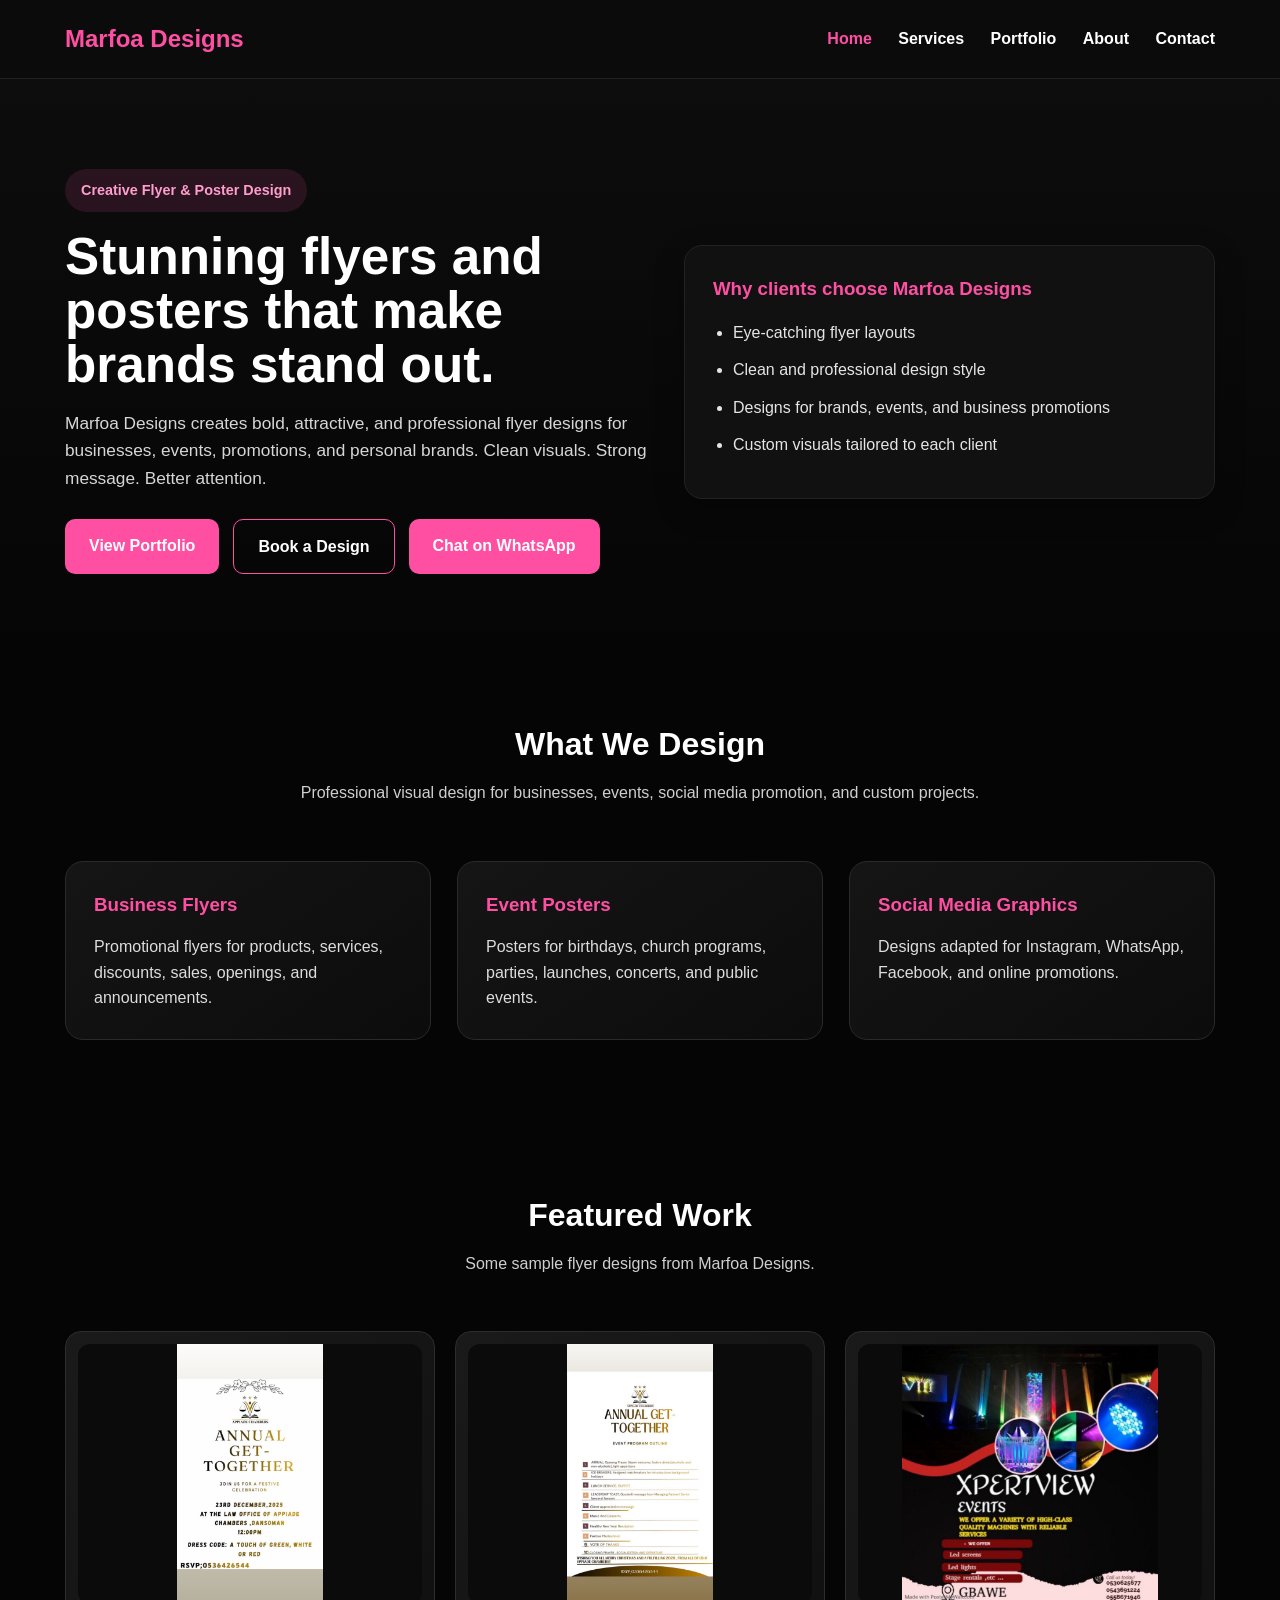
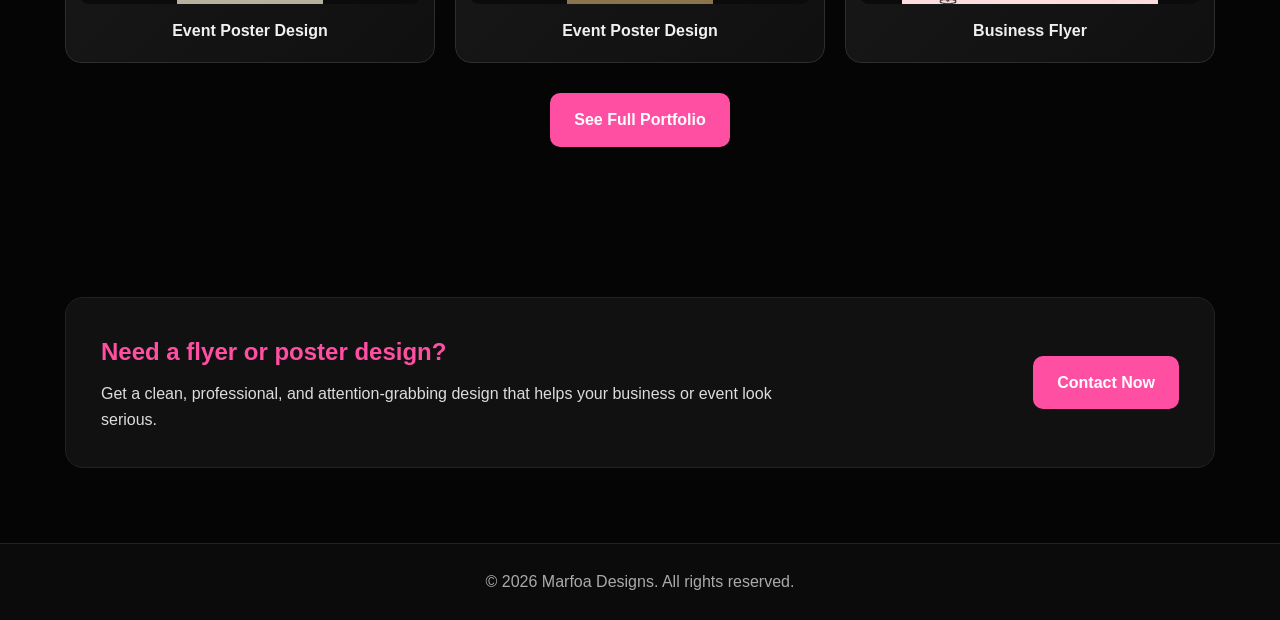
<file: index.html>
<!DOCTYPE html>
<html lang="en">
<head>
  <meta charset="UTF-8">
  <meta name="viewport" content="width=device-width, initial-scale=1.0">
  <title>Marfoa Designs | Home</title>
  <link rel="stylesheet" href="style.css">
</head>
<body>

<header>
  <nav class="container nav">
    <div class="logo">Marfoa Designs</div>
    <div class="nav-links">
      <a class="active" href="index.html">Home</a>
      <a href="services.html">Services</a>
      <a href="portfolio.html">Portfolio</a>
      <a href="about.html">About</a>
      <a href="contact.html">Contact</a>
    </div>
  </nav>
</header>

<section class="hero">
  <div class="container hero-grid">
    <div class="hero-text">
      <span class="tag">Creative Flyer & Poster Design</span>
      <h1>Stunning flyers and posters that make brands stand out.</h1>
      <p>
        Marfoa Designs creates bold, attractive, and professional flyer designs for
        businesses, events, promotions, and personal brands. Clean visuals. Strong
        message. Better attention.
      </p>

      <div class="hero-buttons">
        <a href="portfolio.html" class="btn btn-primary">View Portfolio</a>
        <a href="contact.html" class="btn btn-secondary">Book a Design</a>
        <a href="https://wa.me/233266204330" class="btn btn-primary" target="_blank">Chat on WhatsApp</a>
      </div>
    </div>

    <div class="hero-card">
      <h3>Why clients choose Marfoa Designs</h3>
      <ul>
        <li>Eye-catching flyer layouts</li>
        <li>Clean and professional design style</li>
        <li>Designs for brands, events, and business promotions</li>
        <li>Custom visuals tailored to each client</li>
      </ul>
    </div>
  </div>
</section>

<section class="section">
  <div class="container">
    <div class="section-title">
      <h2>What We Design</h2>
      <p>Professional visual design for businesses, events, social media promotion, and custom projects.</p>
    </div>

    <div class="card-grid">
      <div class="card">
        <h3>Business Flyers</h3>
        <p>Promotional flyers for products, services, discounts, sales, openings, and announcements.</p>
      </div>
      <div class="card">
        <h3>Event Posters</h3>
        <p>Posters for birthdays, church programs, parties, launches, concerts, and public events.</p>
      </div>
      <div class="card">
        <h3>Social Media Graphics</h3>
        <p>Designs adapted for Instagram, WhatsApp, Facebook, and online promotions.</p>
      </div>
    </div>
  </div>
</section>

<section class="section">
  <div class="container">
    <div class="section-title">
      <h2>Featured Work</h2>
      <p>Some sample flyer designs from Marfoa Designs.</p>
    </div>

    <div class="preview-grid">
      <div class="preview-box">
        <img src="flyer1.jpeg" alt="Flyer sample 1">
        <p>Event Poster Design</p>
      </div>
      <div class="preview-box">
        <img src="flyer2.jpeg" alt="Flyer sample 2">
        <p>Event Poster Design</p>
      </div>
      <div class="preview-box">
        <img src="flyer3.jpeg" alt="Flyer sample 3">
        <p>Business Flyer</p>
      </div>
    </div>

    <div class="center">
      <a href="portfolio.html" class="btn btn-primary">See Full Portfolio</a>
    </div>
  </div>
</section>

<section class="section">
  <div class="container">
    <div class="cta-box">
      <div>
        <h2>Need a flyer or poster design?</h2>
        <p>
          Get a clean, professional, and attention-grabbing design that helps your
          business or event look serious.
        </p>
      </div>
      <a href="contact.html" class="btn btn-primary">Contact Now</a>
    </div>
  </div>
</section>

<footer>
  <div class="container">
    <p>© 2026 Marfoa Designs. All rights reserved.</p>
  </div>
</footer>

</body>
</html>
</file>
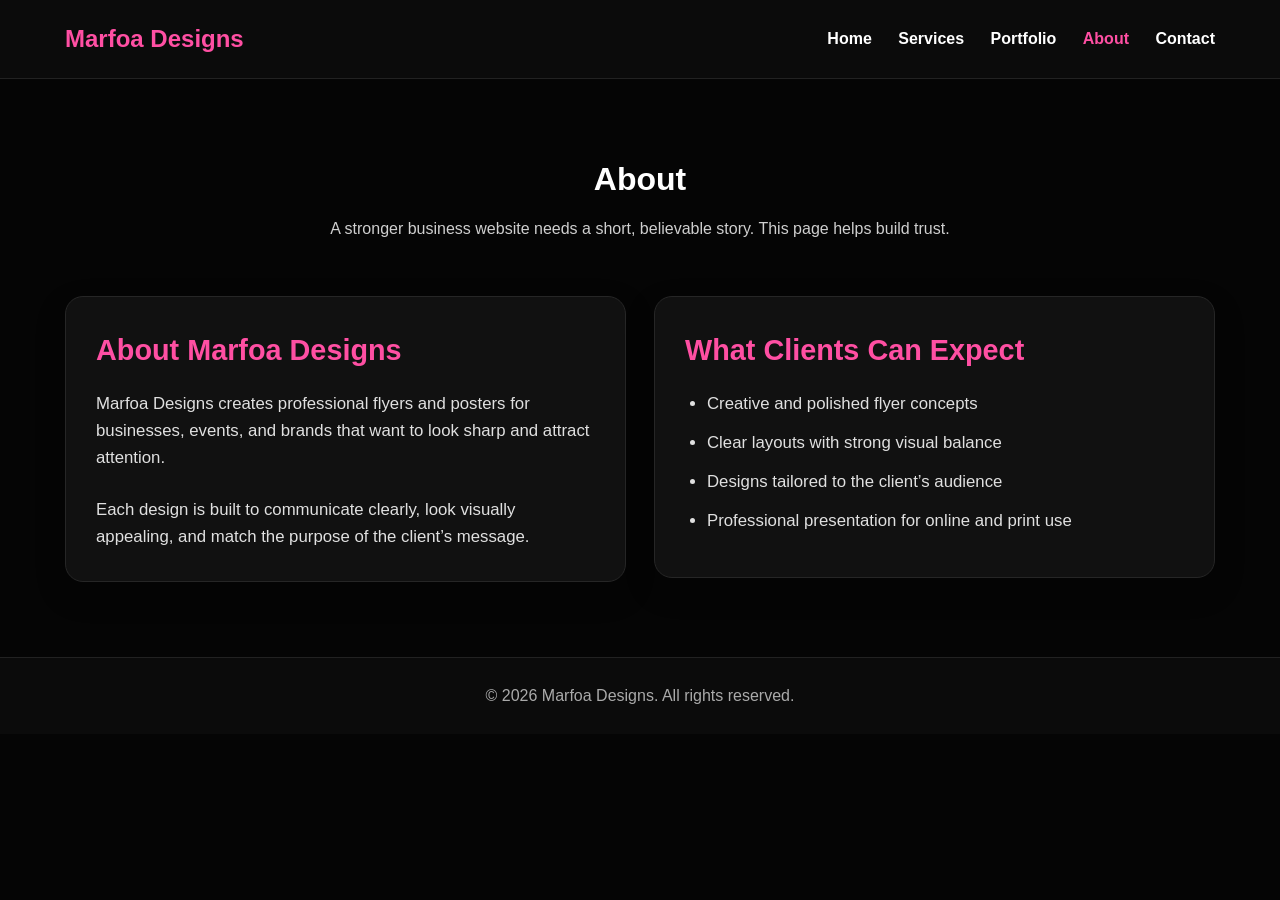
<file: about.html>
<!DOCTYPE html>
<html lang="en">
<head>
  <meta charset="UTF-8">
  <meta name="viewport" content="width=device-width, initial-scale=1.0">
  <title>Marfoa Designs | About</title>
  <link rel="stylesheet" href="style.css">
</head>
<body>

<header>
  <nav class="container nav">
    <div class="logo">Marfoa Designs</div>
    <div class="nav-links">
      <a href="index.html">Home</a>
      <a href="services.html">Services</a>
      <a href="portfolio.html">Portfolio</a>
      <a class="active" href="about.html">About</a>
      <a href="contact.html">Contact</a>
    </div>
  </nav>
</header>

<section class="section">
  <div class="container">
    <div class="section-title">
      <h1>About</h1>
      <p>A stronger business website needs a short, believable story. This page helps build trust.</p>
    </div>

    <div class="about-grid">
      <div class="about-card">
        <h3>About Marfoa Designs</h3>
        <p>
          Marfoa Designs creates professional flyers and posters for businesses,
          events, and brands that want to look sharp and attract attention.
        </p>
        <br>
        <p>
          Each design is built to communicate clearly, look visually appealing,
          and match the purpose of the client’s message.
        </p>
      </div>

      <div class="about-card">
        <h3>What Clients Can Expect</h3>
        <ul>
          <li>Creative and polished flyer concepts</li>
          <li>Clear layouts with strong visual balance</li>
          <li>Designs tailored to the client’s audience</li>
          <li>Professional presentation for online and print use</li>
        </ul>
      </div>
    </div>
  </div>
</section>

<footer>
  <div class="container">
    <p>© 2026 Marfoa Designs. All rights reserved.</p>
  </div>
</footer>

</body>
</html>
</file>
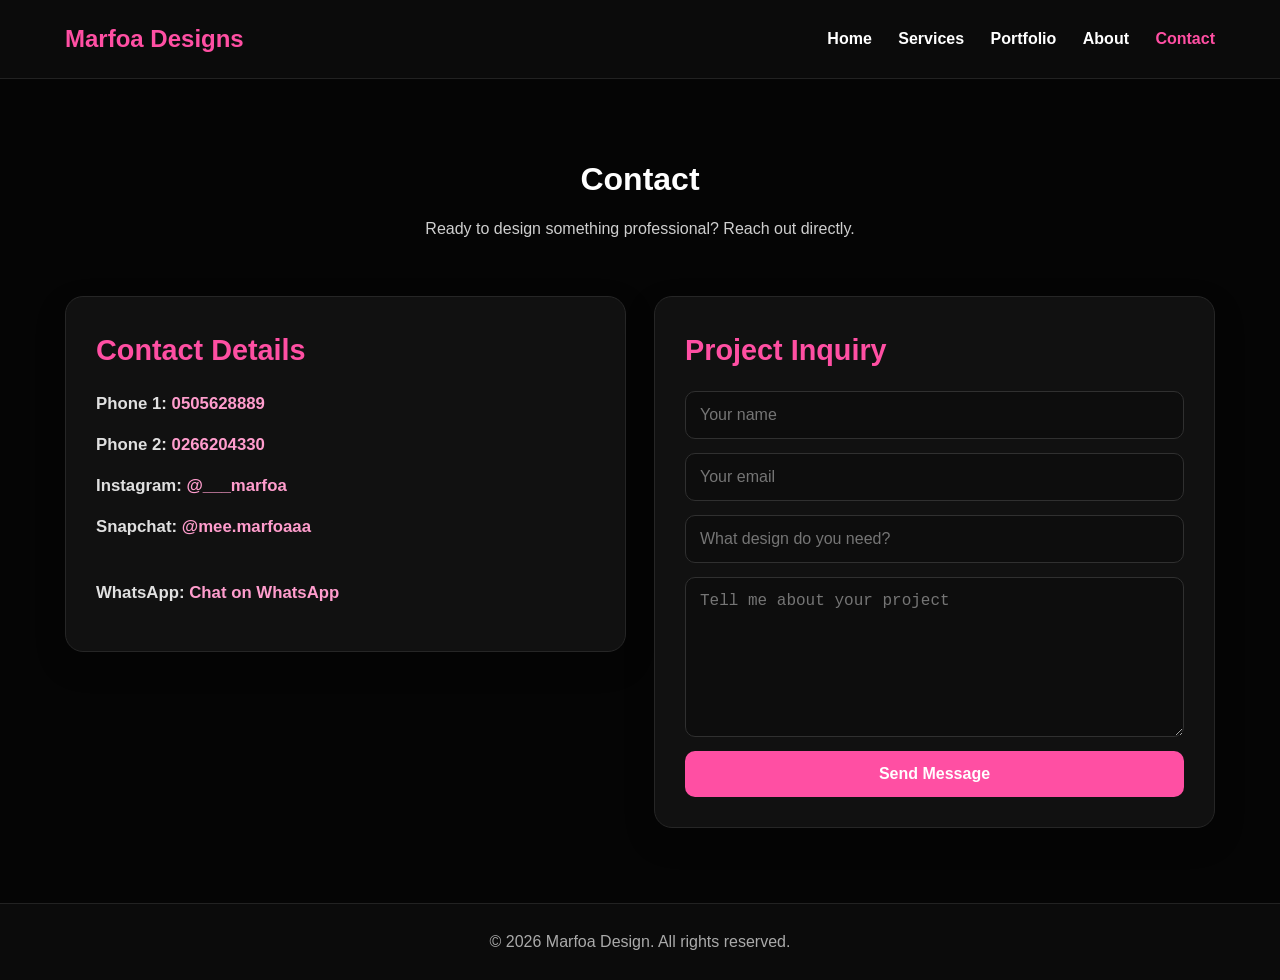
<file: contact.html>
<!DOCTYPE html>
<html lang="en">
<head>
  <meta charset="UTF-8">
  <meta name="viewport" content="width=device-width, initial-scale=1.0">
  <title>Marfoa Designs | Contact</title>
  <link rel="stylesheet" href="style.css">
</head>
<body>

<header>
  <nav class="container nav">
    <div class="logo">Marfoa Designs</div>
    <div class="nav-links">
      <a href="index.html">Home</a>
      <a href="services.html">Services</a>
      <a href="portfolio.html">Portfolio</a>
      <a href="about.html">About</a>
      <a class="active" href="contact.html">Contact</a>
    </div>
  </nav>
</header>

<section class="section">
  <div class="container">
    <div class="section-title">
      <h1>Contact</h1>
      <p>Ready to design something professional? Reach out directly.</p>
    </div>

    <div class="contact-grid">
      <div class="contact-card">
        <h3>Contact Details</h3>

        <p>
          <strong>Phone 1:</strong>
          <a class="highlight" href="tel:+233505628889">0505628889</a>
        </p>

        <p>
          <strong>Phone 2:</strong>
          <a class="highlight" href="tel:+233266204330">0266204330</a>
        </p>

        <p>
          <strong>Instagram:</strong>
          <a class="highlight" href="https://www.instagram.com/___marfoa/" target="_blank">@___marfoa</a>
        </p>

        <p>
          <strong>Snapchat:</strong>
          <a class="highlight" href="snapchat://add/mee.marfoaaa">@mee.marfoaaa</a>
        </p>

       
        <br>

        <p>
          <strong>WhatsApp:</strong>
          <a class="highlight" href="https://wa.me/233266204330" target="_blank">Chat on WhatsApp</a>
        </p>
      </div>

      <div class="contact-card">
        <h3>Project Inquiry</h3>

        <form action="https://formspree.io/f/xzdkazao" method="POST">
          <input type="text" name="name" placeholder="Your name" required>
          <input type="email" name="email" placeholder="Your email" required>
          <input type="text" name="service" placeholder="What design do you need?" required>
          <textarea name="message" placeholder="Tell me about your project" required></textarea>
          <button class="btn btn-primary" type="submit">Send Message</button>
        </form>

      
      </div>
    </div>
  </div>
</section>

<footer>
  <div class="container">
    <p>© 2026 Marfoa Design. All rights reserved.</p>
  </div>
</footer>

</body>
</html>
</file>
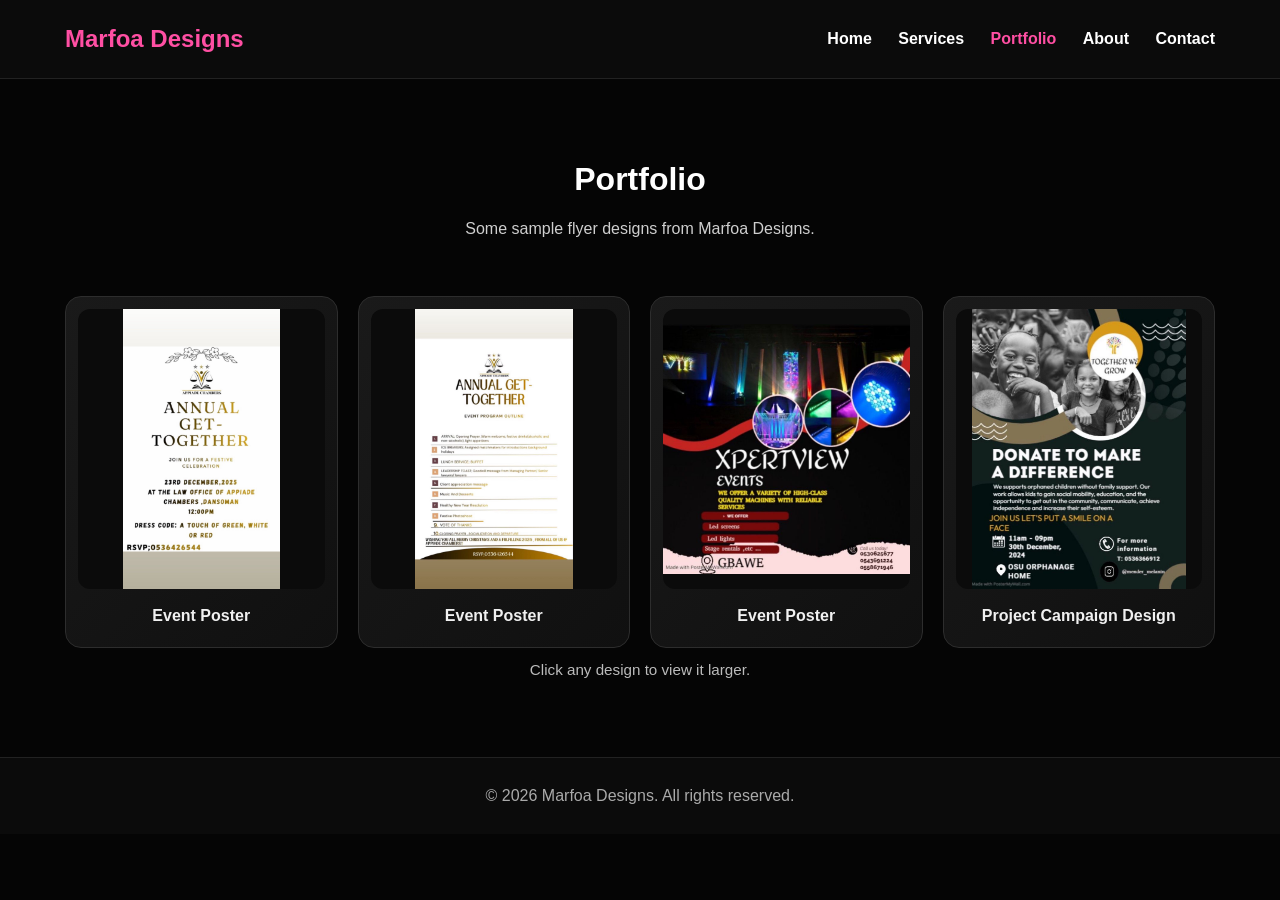
<file: portfolio.html>
<!DOCTYPE html>
<html lang="en">
<head>
  <meta charset="UTF-8">
  <meta name="viewport" content="width=device-width, initial-scale=1.0">
  <title>Marfoa Designs | Portfolio</title>
  <link rel="stylesheet" href="style.css">
</head>
<body>

<header>
  <nav class="container nav">
    <div class="logo">Marfoa Designs</div>
    <div class="nav-links">
      <a href="index.html">Home</a>
      <a href="services.html">Services</a>
      <a class="active" href="portfolio.html">Portfolio</a>
      <a href="about.html">About</a>
      <a href="contact.html">Contact</a>
    </div>
  </nav>
</header>

<section class="section">
  <div class="container">
    <div class="section-title">
      <h1>Portfolio</h1>
      <p>Some sample flyer designs from Marfoa Designs.</p>
    </div>

    <div class="portfolio-grid">
      <div class="portfolio-item">
        <img src="flyer1.jpeg" alt="Flyer design 1" onclick="openLightbox('flyer1.jpeg')">
        <p>Event Poster</p>
      </div>

      <div class="portfolio-item">
        <img src="flyer2.jpeg" alt="Flyer design 2" onclick="openLightbox('flyer2.jpeg')">
        <p>Event Poster</p>
      </div>

      <div class="portfolio-item">
        <img src="flyer3.jpeg" alt="Flyer design 3" onclick="openLightbox('flyer3.jpeg')">
        <p>Event Poster</p>
      </div>

      <div class="portfolio-item">
        <img src="flyer4.jpeg" alt="Flyer design 4" onclick="openLightbox('flyer4.jpeg')">
        <p>Project Campaign Design</p>
      </div>
    </div>

    <p class="small-note center">
      Click any design to view it larger.
    </p>
  </div>
</section>

<div id="lightbox" class="lightbox" onclick="closeLightbox()">
  <span class="lightbox-close">&times;</span>
  <img class="lightbox-content" id="lightbox-img" alt="Expanded portfolio image">
</div>

<footer>
  <div class="container">
    <p>© 2026 Marfoa Designs. All rights reserved.</p>
  </div>
</footer>

<script>
  function openLightbox(imageSrc) {
    document.getElementById("lightbox").style.display = "flex";
    document.getElementById("lightbox-img").src = imageSrc;
  }

  function closeLightbox() {
    document.getElementById("lightbox").style.display = "none";
  }
</script>

</body>
</html>
</file>
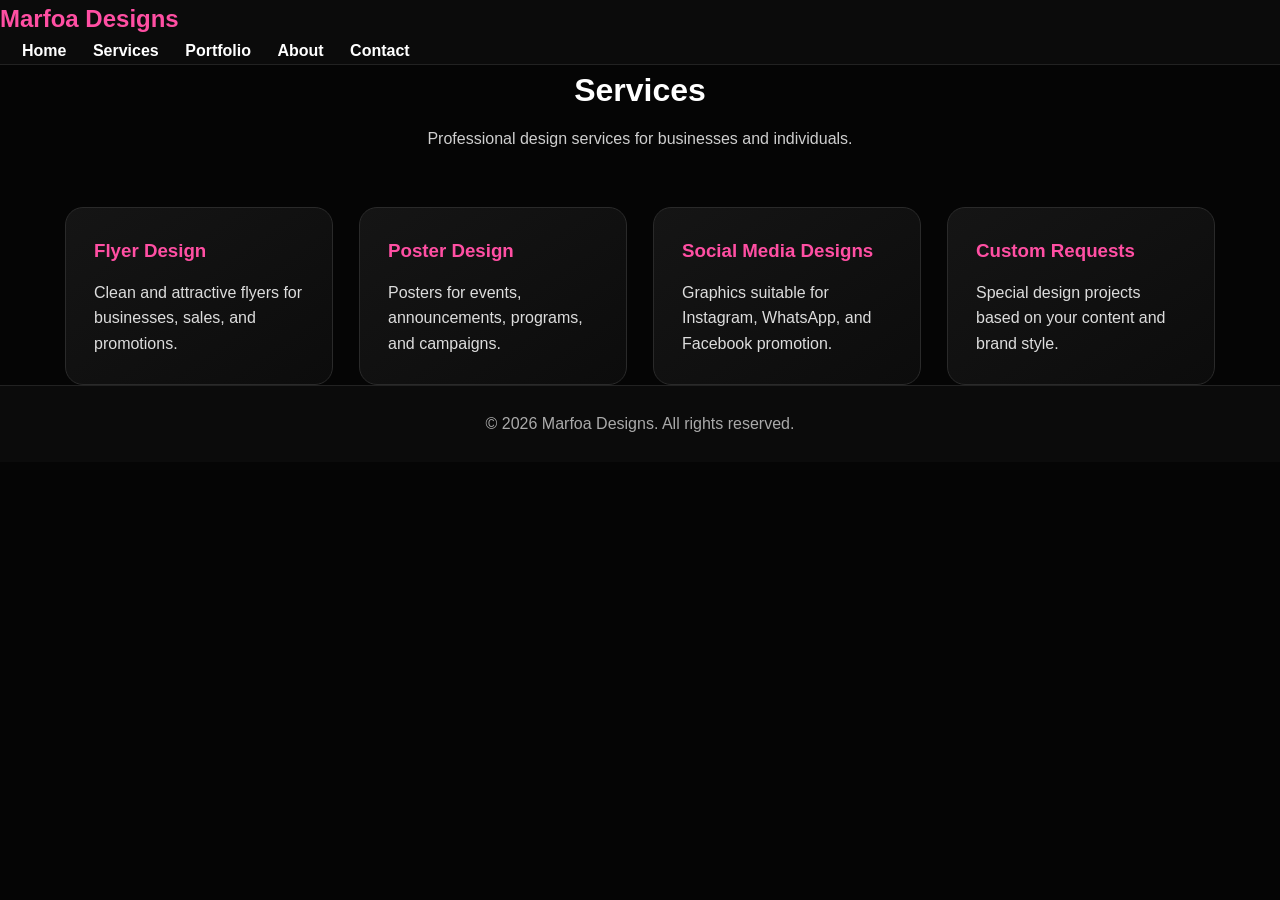
<file: services.html>
<!DOCTYPE html>
<html lang="en">
<head>
  <meta charset="UTF-8">
  <meta name="viewport" content="width=device-width, initial-scale=1.0">
  <title>Marfoa Designs | Services</title>
  <link rel="stylesheet" href="style.css">
</head>
<body>

<header>
  <nav>
    <div class="logo">Marfoa Designs</div>
    <div class="nav-links">
      <a href="index.html">Home</a>
      <a href="services.html">Services</a>
      <a href="portfolio.html">Portfolio</a>
      <a href="about.html">About</a>
      <a href="contact.html">Contact</a>
    </div>
  </nav>
</header>

<section class="container">
  <div class="section-title">
    <h1>Services</h1>
    <p>Professional design services for businesses and individuals.</p>
  </div>

  <div class="card-grid">
    <div class="card">
      <h3>Flyer Design</h3>
      <p>Clean and attractive flyers for businesses, sales, and promotions.</p>
    </div>
    <div class="card">
      <h3>Poster Design</h3>
      <p>Posters for events, announcements, programs, and campaigns.</p>
    </div>
    <div class="card">
      <h3>Social Media Designs</h3>
      <p>Graphics suitable for Instagram, WhatsApp, and Facebook promotion.</p>
    </div>
    <div class="card">
      <h3>Custom Requests</h3>
      <p>Special design projects based on your content and brand style.</p>
    </div>
  </div>
</section>

<footer>
  <p>© 2026 Marfoa Designs. All rights reserved.</p>
</footer>

</body>
</html>
</file>
<file: style.css>
* {
  margin: 0;
  padding: 0;
  box-sizing: border-box;
}

:root {
  --bg: #050505;
  --bg-soft: #0b0b0b;
  --card-bg-1: #151515;
  --card-bg-2: #0c0c0c;
  --border: #262626;
  --border-soft: #2d2d2d;
  --text: #ffffff;
  --muted: #d6d6d6;
  --muted-2: #bbbbbb;
  --pink: #ff4fa3;
  --pink-dark: #e63d91;
  --pink-soft: #ff9dcd;
}

body {
  font-family: Arial, sans-serif;
  background: var(--bg);
  color: var(--text);
  line-height: 1.6;
}

a {
  text-decoration: none;
  color: inherit;
}

img {
  display: block;
  max-width: 100%;
}

.container {
  width: 90%;
  max-width: 1150px;
  margin: auto;
}

/* HEADER */
header {
  background: var(--bg-soft);
  border-bottom: 1px solid #222;
  position: sticky;
  top: 0;
  z-index: 100;
}

.nav {
  display: flex;
  justify-content: space-between;
  align-items: center;
  padding: 20px 0;
}

.logo {
  font-size: 1.5rem;
  font-weight: 700;
  color: var(--pink);
}

.nav-links a {
  color: #fff;
  margin-left: 22px;
  font-weight: 600;
  transition: color 0.3s ease;
}

.nav-links a:hover,
.nav-links a.active {
  color: var(--pink);
}

/* BUTTONS */
.btn {
  display: inline-block;
  padding: 14px 24px;
  border-radius: 10px;
  font-weight: 700;
  transition: all 0.3s ease;
}

.btn-primary {
  background: var(--pink);
  color: white;
}

.btn-primary:hover {
  background: var(--pink-dark);
}

.btn-secondary {
  background: transparent;
  color: white;
  border: 1px solid var(--pink);
}

.btn-secondary:hover {
  background: rgba(255, 79, 163, 0.12);
}

/* GENERAL SECTIONS */
.section {
  padding: 75px 0;
}

.section-title {
  text-align: center;
  margin-bottom: 55px;
}

.section-title h1,
.section-title h2 {
  color: var(--text);
  font-size: 2rem;
  margin-bottom: 10px;
}

.section-title p {
  color: #cfcfcf;
  max-width: 760px;
  margin: auto;
}

.center {
  text-align: center;
  margin-top: 30px;
}

.small-note {
  color: var(--muted-2);
  font-size: 0.95rem;
  margin-top: 10px;
}

.highlight {
  color: var(--pink-soft);
  font-weight: 700;
}

/* HERO */
.hero {
  padding: 90px 0 70px;
  background: linear-gradient(to bottom, #0d0d0d, #050505);
}

.hero-grid {
  display: grid;
  grid-template-columns: 1.05fr 0.95fr;
  gap: 32px;
  align-items: center;
}

.hero-text h1 {
  font-size: 3.2rem;
  line-height: 1.05;
  margin-bottom: 18px;
  color: #ffffff;
}

.hero-text p {
  color: var(--muted);
  font-size: 1.08rem;
  margin-bottom: 26px;
  max-width: 620px;
}

.tag {
  display: inline-block;
  background: rgba(255, 79, 163, 0.12);
  color: var(--pink-soft);
  padding: 10px 16px;
  border-radius: 999px;
  font-size: 0.9rem;
  margin-bottom: 18px;
  font-weight: 700;
}

.hero-buttons {
  display: flex;
  flex-wrap: wrap;
  gap: 14px;
}

.hero-card {
  background: #111;
  border: 1px solid #222;
  border-radius: 18px;
  padding: 28px;
  box-shadow: 0 10px 30px rgba(0, 0, 0, 0.3);
}

.hero-card h3 {
  color: var(--pink);
  margin-bottom: 16px;
}

.hero-card ul {
  padding-left: 20px;
}

.hero-card li {
  margin-bottom: 12px;
  color: #e5e5e5;
}

.hero-showcase {
  display: grid;
  gap: 16px;
}

.hero-showcase-main {
  background: #111111;
  border: 1px solid var(--border);
  border-radius: 18px;
  padding: 12px;
}

.hero-showcase-main img {
  width: 100%;
  height: 360px;
  object-fit: contain;
  background: #0b0b0b;
  border-radius: 12px;
}

.hero-showcase-grid {
  display: grid;
  grid-template-columns: repeat(3, 1fr);
  gap: 14px;
}

.hero-showcase-grid img {
  width: 100%;
  height: 150px;
  object-fit: contain;
  background: #0b0b0b;
  border: 1px solid var(--border);
  border-radius: 14px;
  padding: 8px;
}

/* SERVICE / GENERAL CARDS */
.card-grid {
  display: grid;
  grid-template-columns: repeat(auto-fit, minmax(250px, 1fr));
  gap: 26px;
}

.card {
  padding: 28px;
  background: linear-gradient(145deg, var(--card-bg-1), var(--card-bg-2));
  border: 1px solid #2a2a2a;
  border-radius: 18px;
  position: relative;
  overflow: hidden;
  display: flex;
  flex-direction: column;
  justify-content: flex-start;
  transition: all 0.35s ease;
  box-shadow: inset 0 0 0 rgba(255, 255, 255, 0);
}

.card h3 {
  color: var(--pink);
  margin-bottom: 14px;
}

.card p {
  color: #ddd;
  line-height: 1.6;
}

.card::before {
  content: "";
  position: absolute;
  width: 0%;
  height: 2px;
  bottom: 0;
  left: 0;
  background: var(--pink);
  transition: 0.4s;
}

.card::after {
  content: "";
  position: absolute;
  inset: 0;
  border-radius: 18px;
  background: radial-gradient(circle at top left, rgba(255, 79, 163, 0.15), transparent 60%);
  opacity: 0;
  transition: 0.4s;
  pointer-events: none;
}

.card:hover {
  transform: translateY(-12px) scale(1.02);
  border-color: var(--pink);
  box-shadow:
    inset 0 0 20px rgba(255, 255, 255, 0.02),
    0 25px 50px rgba(255, 79, 163, 0.2);
}

.card:hover::before {
  width: 100%;
}

.card:hover::after {
  opacity: 1;
}

.service-icon {
  width: 42px;
  height: 42px;
  color: var(--pink);
  margin-bottom: 18px;
  stroke-width: 2.5;
  display: block;
  transition: all 0.3s ease;
}

.card:hover .service-icon {
  transform: scale(1.2);
  transition: 0.3s;
}


/* CARD ENTRANCE ANIMATION */
.animate-card {
  opacity: 0;
  transform: translateY(40px);
  animation: fadeUp 0.8s ease forwards;
}

.animate-card:nth-child(1) { animation-delay: 0.1s; }
.animate-card:nth-child(2) { animation-delay: 0.2s; }
.animate-card:nth-child(3) { animation-delay: 0.3s; }
.animate-card:nth-child(4) { animation-delay: 0.4s; }
.animate-card:nth-child(5) { animation-delay: 0.5s; }
.animate-card:nth-child(6) { animation-delay: 0.6s; }

@keyframes fadeUp {
  to {
    opacity: 1;
    transform: translateY(0);
  }
}

.section-title h1 {
  animation: fadeIn 0.8s ease;
}

@keyframes fadeIn {
  from {
    opacity: 0;
    transform: translateY(-15px);
  }
  to {
    opacity: 1;
    transform: translateY(0);
  }
}

/* HOMEPAGE PREVIEW */
.preview-grid {
  display: grid;
  grid-template-columns: repeat(auto-fit, minmax(220px, 1fr));
  gap: 20px;
}

.preview-box {
  background: linear-gradient(135deg, #1a1a1a, #101010);
  border: 1px solid var(--border-soft);
  border-radius: 16px;
  overflow: hidden;
  padding: 12px;
  text-align: center;
}

.preview-box img {
  width: 100%;
  height: 260px;
  object-fit: contain;
  background: #0b0b0b;
  border-radius: 12px;
}

.preview-box p {
  padding: 14px 8px 6px;
  color: #f0f0f0;
  font-weight: 600;
}

/* PORTFOLIO */
.portfolio-grid {
  display: grid;
  grid-template-columns: repeat(auto-fit, minmax(220px, 1fr));
  gap: 20px;
  align-items: start;
}

.portfolio-item {
  background: linear-gradient(135deg, #1a1a1a, #101010);
  border: 1px solid var(--border-soft);
  border-radius: 16px;
  overflow: hidden;
  padding: 12px;
  text-align: center;
}

.portfolio-item img {
  width: 100%;
  height: 280px;
  object-fit: contain;
  background: #0b0b0b;
  border-radius: 12px;
  cursor: pointer;
  transition: transform 0.3s ease;
}

.portfolio-item img:hover {
  transform: scale(1.03);
}

.portfolio-item p {
  padding: 14px 8px 6px;
  color: #f0f0f0;
  font-weight: 600;
}

/* LIGHTBOX */
.lightbox {
  display: none;
  position: fixed;
  z-index: 2000;
  left: 0;
  top: 0;
  width: 100%;
  height: 100%;
  background: rgba(0, 0, 0, 0.9);
  justify-content: center;
  align-items: center;
  padding: 20px;
}

.lightbox-content {
  max-width: 90%;
  max-height: 90%;
  border-radius: 12px;
  box-shadow: 0 10px 30px rgba(0, 0, 0, 0.5);
}

.lightbox-close {
  position: absolute;
  top: 20px;
  right: 30px;
  color: white;
  font-size: 2.5rem;
  font-weight: bold;
  cursor: pointer;
}

/* ABOUT */
.about-grid {
  display: grid;
  grid-template-columns: 1fr 1fr;
  gap: 28px;
  align-items: start;
}

.about-card {
  background: #111111;
  border: 1px solid var(--border);
  border-radius: 18px;
  padding: 30px;
  box-shadow: 0 12px 30px rgba(0, 0, 0, 0.22);
}

.about-card h3 {
  color: var(--pink);
  margin-bottom: 18px;
  font-size: 1.8rem;
}

.about-card p,
.about-card li {
  color: #e0e0e0;
  font-size: 1.05rem;
}

.about-card ul {
  padding-left: 22px;
}

.about-card li {
  margin-bottom: 12px;
}

/* CONTACT */
.contact-grid {
  display: grid;
  grid-template-columns: 1fr 1fr;
  gap: 28px;
  align-items: start;
}

.contact-card {
  background: #111111;
  border: 1px solid var(--border);
  border-radius: 18px;
  padding: 30px;
  box-shadow: 0 12px 30px rgba(0, 0, 0, 0.22);
}

.contact-card h3 {
  color: var(--pink);
  margin-bottom: 18px;
  font-size: 1.8rem;
}

.contact-card p {
  color: #e0e0e0;
  margin-bottom: 14px;
  font-size: 1.05rem;
}

form {
  display: grid;
  gap: 14px;
  margin-top: 18px;
}

input,
textarea {
  width: 100%;
  padding: 14px;
  border: 1px solid #303030;
  border-radius: 10px;
  font-size: 1rem;
  background: #0d0d0d;
  color: white;
}

textarea {
  min-height: 160px;
  resize: vertical;
}

button {
  border: none;
  cursor: pointer;
  font-size: 1rem;
}

/* CTA */
.cta-box {
  background: #111;
  border: 1px solid #222;
  border-radius: 18px;
  padding: 35px;
  display: flex;
  justify-content: space-between;
  align-items: center;
  gap: 20px;
}

.cta-box h2 {
  color: var(--pink);
  margin-bottom: 10px;
}

.cta-box p {
  color: #ddd;
  max-width: 700px;
}

/* FOOTER */
footer {
  background: var(--bg-soft);
  border-top: 1px solid #222;
  text-align: center;
  padding: 25px 0;
  color: #aaa;
}

/* RESPONSIVE */
@media (max-width: 900px) {
  .nav {
    flex-direction: column;
    gap: 15px;
  }

  .nav-links {
    text-align: center;
  }

  .nav-links a {
    margin: 8px 10px;
    display: inline-block;
  }

  .hero-grid,
  .about-grid,
  .contact-grid,
  .cta-box {
    grid-template-columns: 1fr;
    display: grid;
  }

  .hero-text h1 {
    font-size: 2.3rem;
  }

  .hero-showcase-main img {
    height: 300px;
  }

  .hero-showcase-grid {
    grid-template-columns: 1fr 1fr 1fr;
  }

  .hero-showcase-grid img {
    height: 110px;
  }
}
</file>
